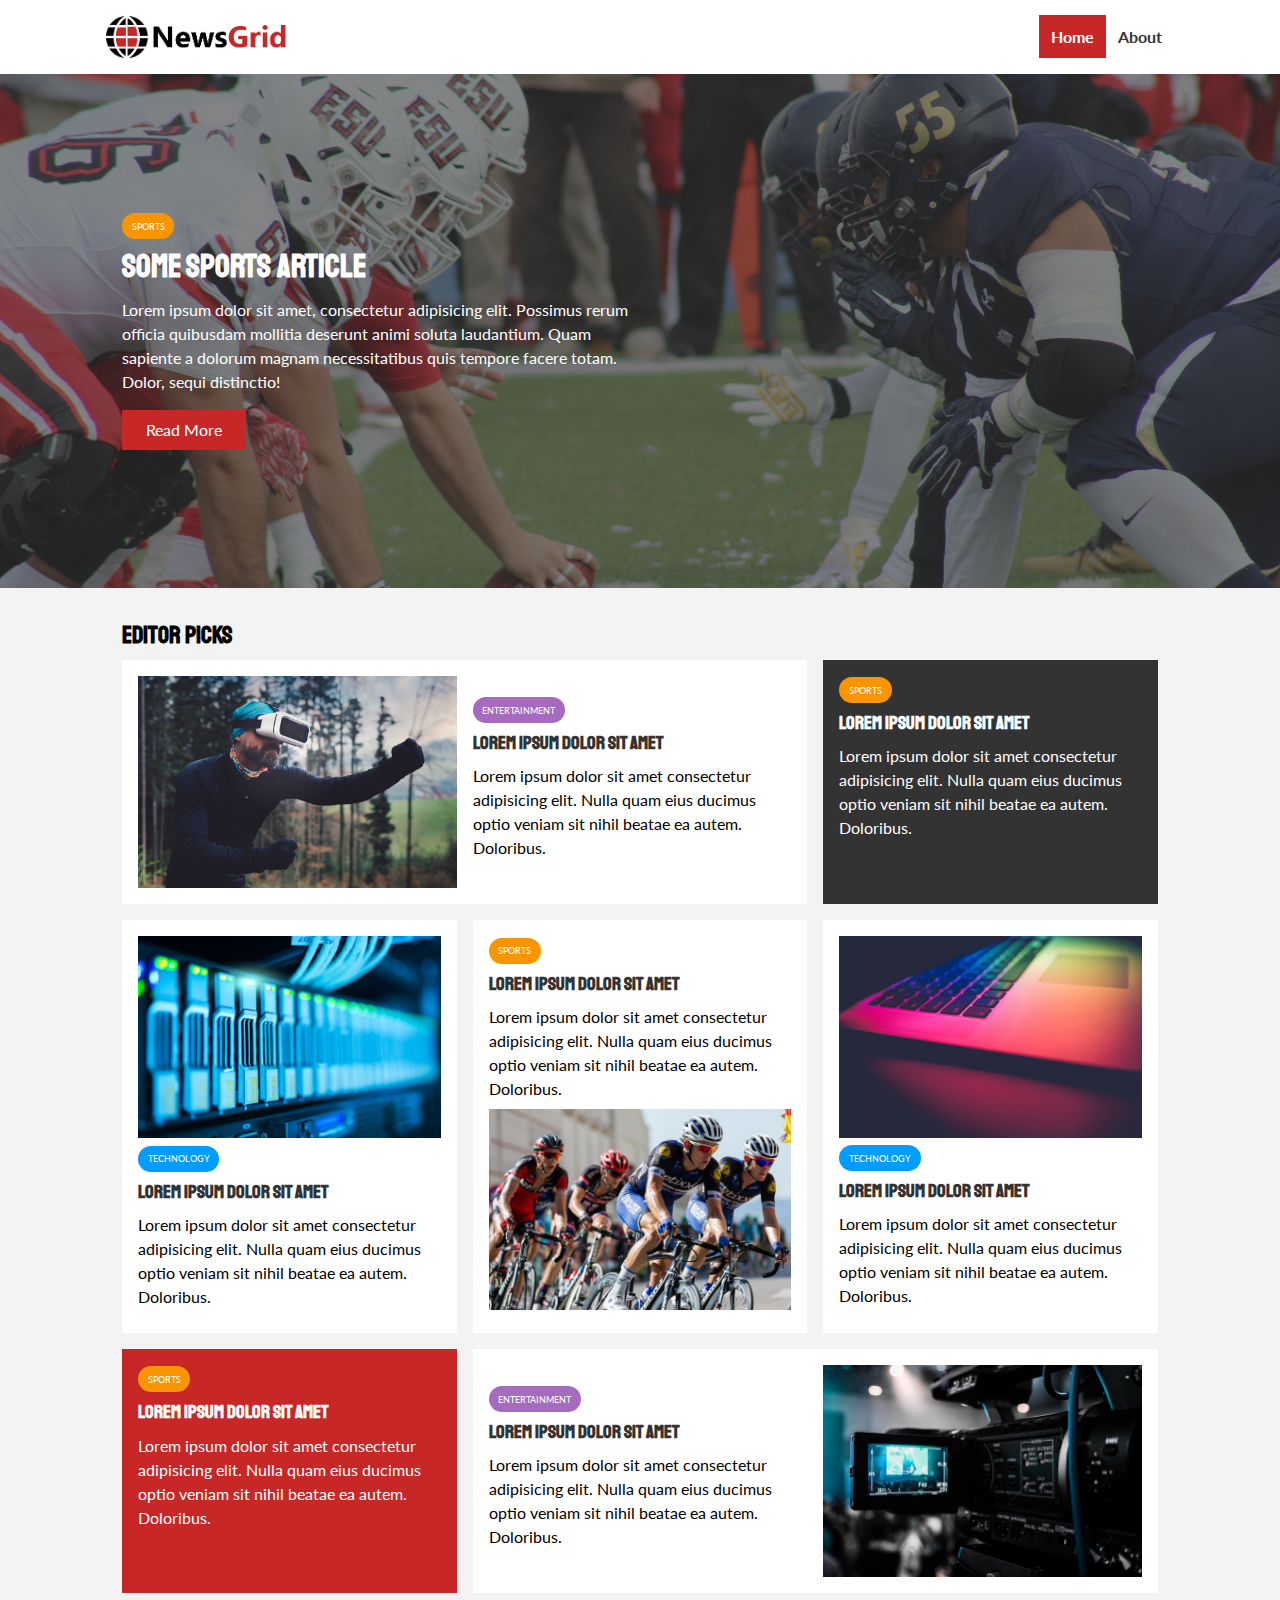
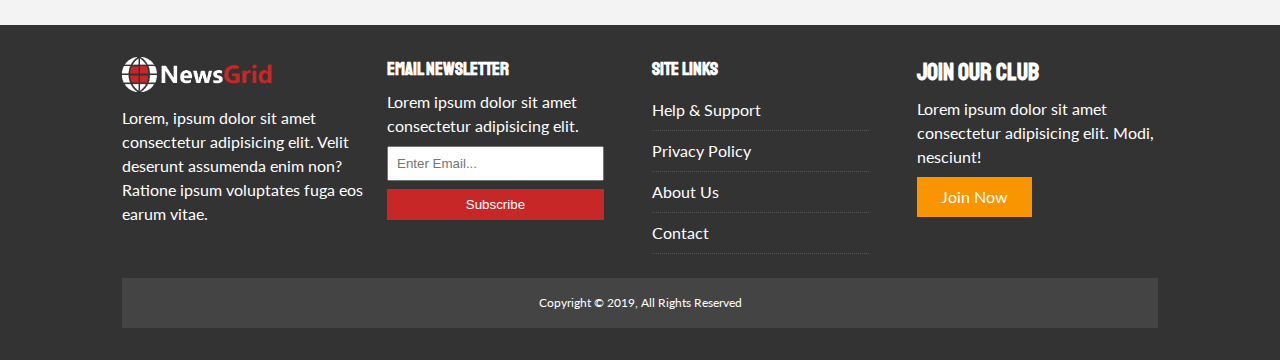
<file: index.html>
<!DOCTYPE html>
<html lang="en">
<head>
  <meta charset="UTF-8">
  <meta name="viewport" content="width=device-width, initial-scale=1.0">
  <meta http-equiv="X-UA-Compatible" content="ie=edge">
  <link rel="stylesheet" href="https://use.fontawesome.com/releases/v5.6.3/css/all.css" integrity="sha384-UHRtZLI+pbxtHCWp1t77Bi1L4ZtiqrqD80Kn4Z8NTSRyMA2Fd33n5dQ8lWUE00s/" crossorigin="anonymous">
  <link href="https://fonts.googleapis.com/css?family=Lato|Staatliches" rel="stylesheet">
  <link rel="stylesheet" href="css/style.css">
  <link rel="stylesheet" media="screen and (max-width: 768px)" href="css/mobile.css">
  <link rel="shortcut icon" type="image/x-icon" href="favicon.ico">
  <title>NewsGrid | Latest News</title>
</head>
<body>
  <nav id="main-nav">
    <div class="container">
      <img src="img/logo.png" alt="NewsGrid" class="logo">
      <div class="social">
        <a href="http://facebook.com" target="_blank"><i class="fab fa-facebook fa-2x"></i></a>
        <a href="http://twitter.com" target="_blank"><i class="fab fa-twitter fa-2x"></i></a>
        <a href="http://instagram.com" target="_blank"><i class="fab fa-instagram fa-2x"></i></a>
        <a href="http://youtube.com" target="_blank"><i class="fab fa-youtube fa-2x"></i></a>
      </div>
      <ul>
        <li><a class="current" href="index.html">Home</a></li>
        <li><a href="about.html">About</a></li>
      </ul>
    </div>
  </nav>

  <!-- Showcase -->
  <header id="showcase">
    <div class="container">
      <div class="showcase-container">
        <div class="showcase-content">
          <div class="category category-sports">Sports</div>
          <h1>Some Sports Article</h1>
          <p>Lorem ipsum dolor sit amet, consectetur adipisicing elit. Possimus rerum officia quibusdam mollitia deserunt animi soluta laudantium. Quam sapiente a dolorum magnam necessitatibus quis tempore facere totam. Dolor, sequi distinctio!</p>
          <a href="article.html" class="btn btn-primary">Read More</a>
        </div>
      </div>
    </div>
  </header>

  <!-- Home Articles -->
  <section id="home-articles" class="py-2">
    <div class="container">
        <h2>Editor Picks</h2>
        <div class="articles-container">
          <article class="card">
            <img src="img/articles/ent1.jpg" alt="">
            <div>
              <div class="category category-ent">Entertainment</div>
              <h3>
                <a href="article.html">Lorem ipsum dolor sit amet</a>
              </h3>
              <p>Lorem ipsum dolor sit amet consectetur adipisicing elit. Nulla quam eius ducimus optio veniam sit nihil beatae ea autem. Doloribus.</p>
            </div>
          </article>
          <article class="card bg-dark">
            <div class="category category-sports">Sports</div>
            <h3>
              <a href="article.html">Lorem ipsum dolor sit amet</a>
            </h3>
            <p>Lorem ipsum dolor sit amet consectetur adipisicing elit. Nulla quam eius ducimus optio veniam sit nihil beatae ea autem. Doloribus.</p>
          </article>
          <article class="card">
            <img src="img/articles/tech1.jpg" alt="">
            <div class="category category-tech">Technology</div>
            <h3>
              <a href="article.html">Lorem ipsum dolor sit amet</a>
            </h3>
            <p>Lorem ipsum dolor sit amet consectetur adipisicing elit. Nulla quam eius ducimus optio veniam sit nihil beatae ea autem. Doloribus.</p>
          </article>
          <article class="card">
            <div class="category category-sports">Sports</div>
            <h3>
              <a href="article.html">Lorem ipsum dolor sit amet</a>
            </h3>
            <p>Lorem ipsum dolor sit amet consectetur adipisicing elit. Nulla quam eius ducimus optio veniam sit nihil beatae ea autem. Doloribus.</p>
            <img src="img/articles/sports1.jpg" alt="">
          </article>
          <article class="card">
            <img src="img/articles/tech2.jpg" alt="">
            <div class="category category-tech">Technology</div>
            <h3>
              <a href="article.html">Lorem ipsum dolor sit amet</a>
            </h3>
            <p>Lorem ipsum dolor sit amet consectetur adipisicing elit. Nulla quam eius ducimus optio veniam sit nihil beatae ea autem. Doloribus.</p>
          </article>
          <article class="card bg-primary">
            <div class="category category-sports">Sports</div>
            <h3>
              <a href="article.html">Lorem ipsum dolor sit amet</a>
            </h3>
            <p>Lorem ipsum dolor sit amet consectetur adipisicing elit. Nulla quam eius ducimus optio veniam sit nihil beatae ea autem. Doloribus.</p>
          </article>
          <article class="card">
            <div>
              <div class="category category-ent">Entertainment</div>
              <h3>
                <a href="article.html">Lorem ipsum dolor sit amet</a>
              </h3>
              <p>Lorem ipsum dolor sit amet consectetur adipisicing elit. Nulla quam eius ducimus optio veniam sit nihil beatae ea autem. Doloribus.</p>
            </div>
            <img src="img/articles/ent2.jpg" alt="">
          </article>
        </div>
    </div>
  </section>

  <!-- Footer -->
  <footer id="main-footer" class="py-2">
    <div class="container footer-container">
      <div>
        <img src="img/logo_light.png" alt="NewsGrid">
        <p>Lorem, ipsum dolor sit amet consectetur adipisicing elit. Velit deserunt assumenda enim non? Ratione ipsum voluptates fuga eos earum vitae.</p>
      </div>
      <div>
        <h3>Email Newsletter</h3>
        <p>Lorem ipsum dolor sit amet consectetur adipisicing elit.</p>
        <form name="contact" method="post" data-netlify="true">

          <input type="email" name="email" placeholder="Enter Email...">
          <input type="submit" value="Subscribe" class="btn btn-primary">
        </form>
      </div>
      <div>
        <h3>Site Links</h3>
        <ul class="list">
          <li><a href="#">Help & Support</a></li>
          <li><a href="#">Privacy Policy</a></li>
          <li><a href="#">About Us</a></li>
          <li><a href="#">Contact</a></li>
        </ul>
      </div>
      <div>
        <h2>Join Our Club</h2>
        <p>Lorem ipsum dolor sit amet consectetur adipisicing elit. Modi, nesciunt!</p>
        <a href="#" class="btn btn-secondary">Join Now</a>
      </div>
      <div>
        <p>
          Copyright &copy; 2019, All Rights Reserved
        </p>
      </div>
    </div>
  </footer>

</body>
</html>
</file>
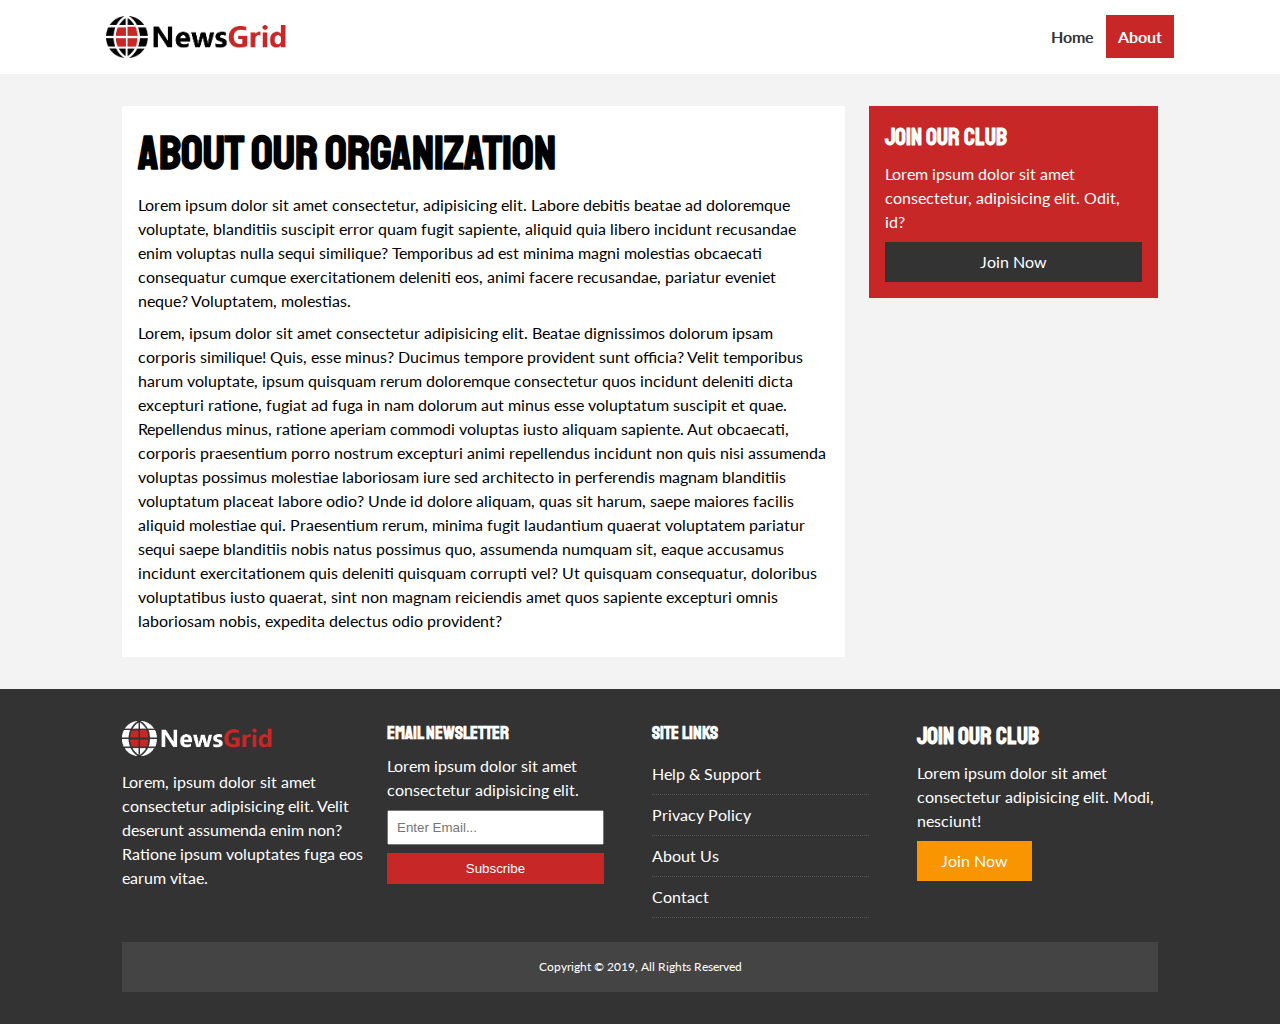
<file: about.html>
<!DOCTYPE html>
<html lang="en">
<head>
  <meta charset="UTF-8">
  <meta name="viewport" content="width=device-width, initial-scale=1.0">
  <meta http-equiv="X-UA-Compatible" content="ie=edge">
  <link rel="stylesheet" href="https://use.fontawesome.com/releases/v5.6.3/css/all.css" integrity="sha384-UHRtZLI+pbxtHCWp1t77Bi1L4ZtiqrqD80Kn4Z8NTSRyMA2Fd33n5dQ8lWUE00s/" crossorigin="anonymous">
  <link href="https://fonts.googleapis.com/css?family=Lato|Staatliches" rel="stylesheet">
  <link rel="stylesheet" href="css/style.css">
  <link rel="stylesheet" media="screen and (max-width: 768px)" href="css/mobile.css">
  <link rel="shortcut icon" type="image/x-icon" href="favicon.ico">
  <title>NewsGrid | About</title>
</head>
<body>
  <nav id="main-nav">
    <div class="container">
      <img src="img/logo.png" alt="NewsGrid" class="logo">
      <div class="social">
        <a href="http://facebook.com" target="_blank"><i class="fab fa-facebook fa-2x"></i></a>
        <a href="http://twitter.com" target="_blank"><i class="fab fa-twitter fa-2x"></i></a>
        <a href="http://instagram.com" target="_blank"><i class="fab fa-instagram fa-2x"></i></a>
        <a href="http://youtube.com" target="_blank"><i class="fab fa-youtube fa-2x"></i></a>
      </div>
      <ul>
        <li><a href="index.html">Home</a></li>
        <li><a class="current" href="about.html">About</a></li>
      </ul>
    </div>
  </nav>

  <section id="about">
    <div class="container">
      <div class="page-container">
        <article class="card">
          <h1 class="l-heading">About Our Organization</h1>
          <p>Lorem ipsum dolor sit amet consectetur, adipisicing elit. Labore debitis beatae ad doloremque voluptate, blanditiis suscipit error quam fugit sapiente, aliquid quia libero incidunt recusandae enim voluptas nulla sequi similique? Temporibus ad est minima magni molestias obcaecati consequatur cumque exercitationem deleniti eos, animi facere recusandae, pariatur eveniet neque? Voluptatem, molestias.</p>
          <p>Lorem, ipsum dolor sit amet consectetur adipisicing elit. Beatae dignissimos dolorum ipsam corporis similique! Quis, esse minus? Ducimus tempore provident sunt officia? Velit temporibus harum voluptate, ipsum quisquam rerum doloremque consectetur quos incidunt deleniti dicta excepturi ratione, fugiat ad fuga in nam dolorum aut minus esse voluptatum suscipit et quae. Repellendus minus, ratione aperiam commodi voluptas iusto aliquam sapiente. Aut obcaecati, corporis praesentium porro nostrum excepturi animi repellendus incidunt non quis nisi assumenda voluptas possimus molestiae laboriosam iure sed architecto in perferendis magnam blanditiis voluptatum placeat labore odio? Unde id dolore aliquam, quas sit harum, saepe maiores facilis aliquid molestiae qui. Praesentium rerum, minima fugit laudantium quaerat voluptatem pariatur sequi saepe blanditiis nobis natus possimus quo, assumenda numquam sit, eaque accusamus incidunt exercitationem quis deleniti quisquam corrupti vel? Ut quisquam consequatur, doloribus voluptatibus iusto quaerat, sint non magnam reiciendis amet quos sapiente excepturi omnis laboriosam nobis, expedita delectus odio provident?</p>
        </article>
        <aside class="card bg-primary">
          <h2>Join Our Club</h2>
          <p>Lorem ipsum dolor sit amet consectetur, adipisicing elit. Odit, id?</p>
          <a href="#" class="btn btn-dark btn-block">Join Now</a>
        </aside>
      </div>
    </div>
  </section>

  <!-- Footer -->
  <footer id="main-footer" class="py-2">
    <div class="container footer-container">
      <div>
        <img src="img/logo_light.png" alt="NewsGrid">
        <p>Lorem, ipsum dolor sit amet consectetur adipisicing elit. Velit deserunt assumenda enim non? Ratione ipsum voluptates fuga eos earum vitae.</p>
      </div>
      <div>
        <h3>Email Newsletter</h3>
        <p>Lorem ipsum dolor sit amet consectetur adipisicing elit.</p>
        <form name="contact" method="post" data-netlify="true">

          <input type="email" name="email" placeholder="Enter Email...">
          <input type="submit" value="Subscribe" class="btn btn-primary">
        </form>
      </div>
      <div>
        <h3>Site Links</h3>
        <ul class="list">
          <li><a href="#">Help & Support</a></li>
          <li><a href="#">Privacy Policy</a></li>
          <li><a href="#">About Us</a></li>
          <li><a href="#">Contact</a></li>
        </ul>
      </div>
      <div>
        <h2>Join Our Club</h2>
        <p>Lorem ipsum dolor sit amet consectetur adipisicing elit. Modi, nesciunt!</p>
        <a href="#" class="btn btn-secondary">Join Now</a>
      </div>
      <div>
        <p>
          Copyright &copy; 2019, All Rights Reserved
        </p>
      </div>
    </div>
  </footer>

</body>
</html>
</file>
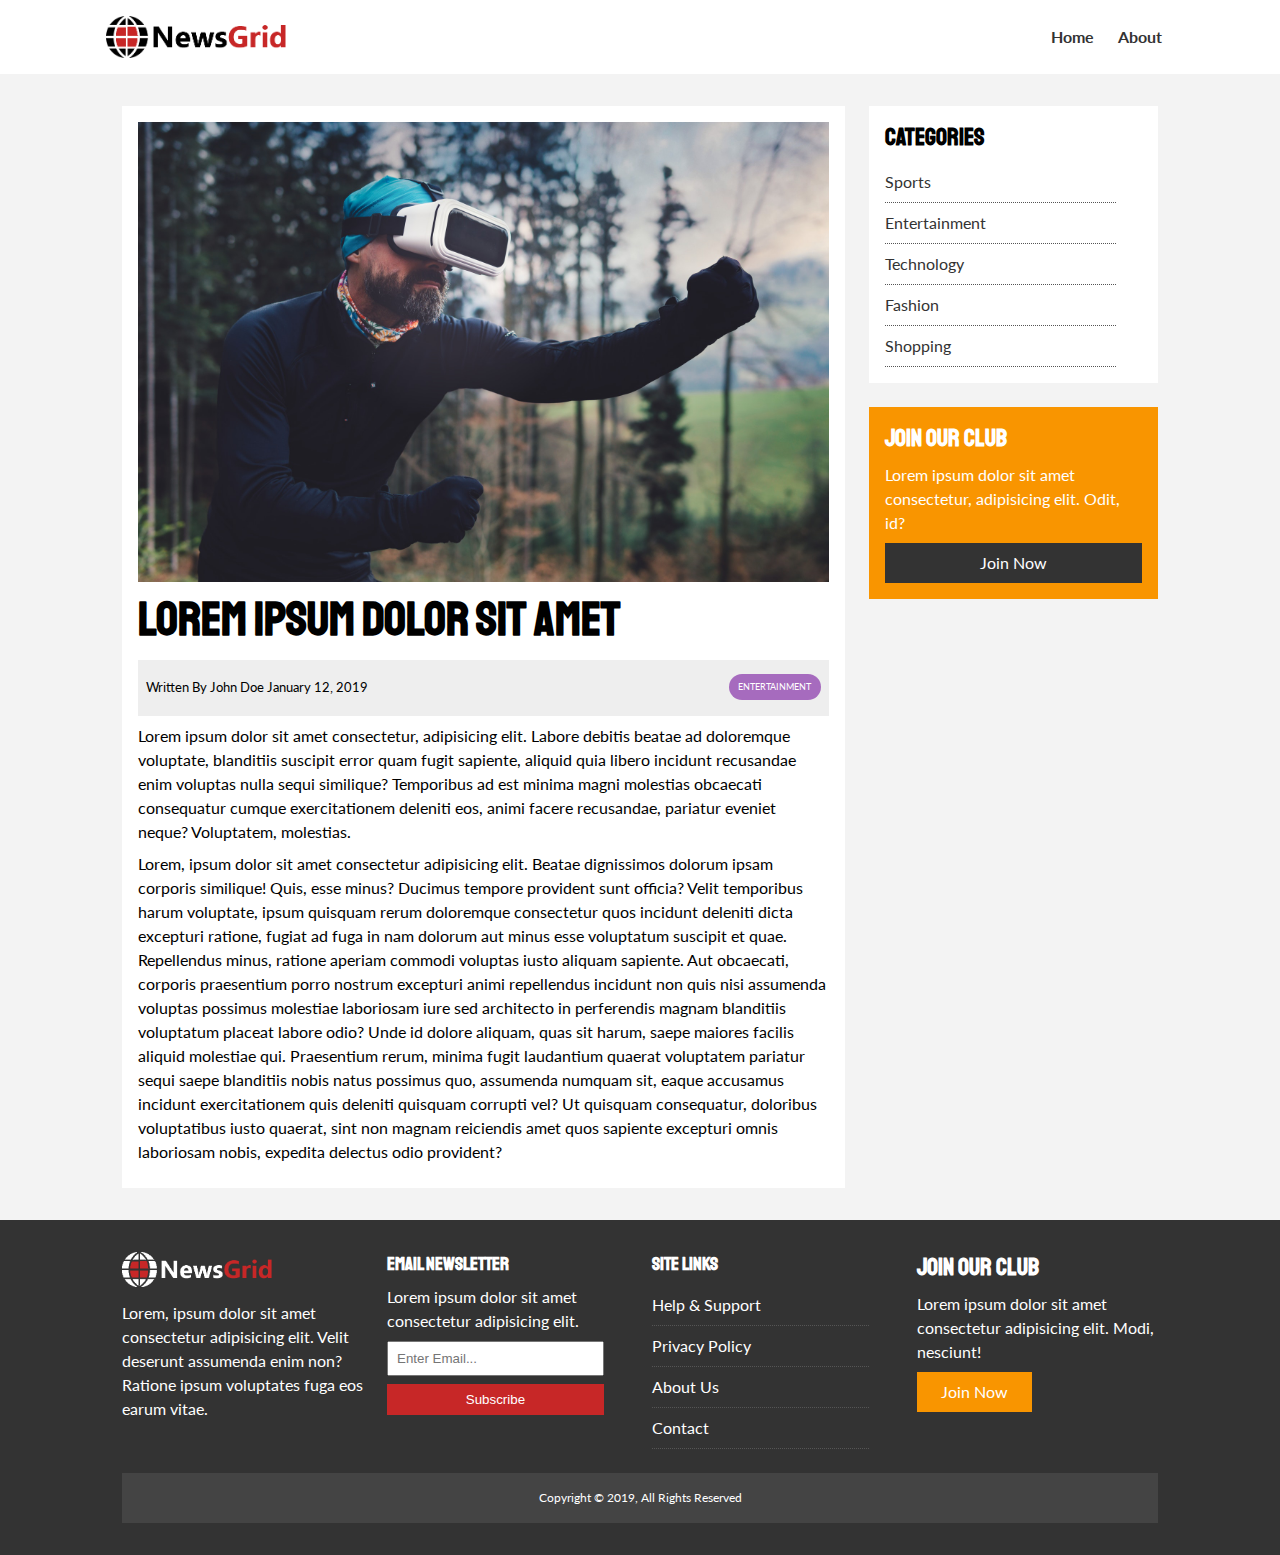
<file: article.html>
<!DOCTYPE html>
<html lang="en">
<head>
  <meta charset="UTF-8">
  <meta name="viewport" content="width=device-width, initial-scale=1.0">
  <meta http-equiv="X-UA-Compatible" content="ie=edge">
  <link rel="stylesheet" href="https://use.fontawesome.com/releases/v5.6.3/css/all.css" integrity="sha384-UHRtZLI+pbxtHCWp1t77Bi1L4ZtiqrqD80Kn4Z8NTSRyMA2Fd33n5dQ8lWUE00s/" crossorigin="anonymous">
  <link href="https://fonts.googleapis.com/css?family=Lato|Staatliches" rel="stylesheet">
  <link rel="stylesheet" href="css/style.css">
  <link rel="stylesheet" media="screen and (max-width: 768px)" href="css/mobile.css">
  <link rel="shortcut icon" type="image/x-icon" href="favicon.ico">
  <title>NewsGrid | Latest News</title>
</head>
<body>
  <nav id="main-nav">
    <div class="container">
      <img src="img/logo.png" alt="NewsGrid" class="logo">
      <div class="social">
        <a href="http://facebook.com" target="_blank"><i class="fab fa-facebook fa-2x"></i></a>
        <a href="http://twitter.com" target="_blank"><i class="fab fa-twitter fa-2x"></i></a>
        <a href="http://instagram.com" target="_blank"><i class="fab fa-instagram fa-2x"></i></a>
        <a href="http://youtube.com" target="_blank"><i class="fab fa-youtube fa-2x"></i></a>
      </div>
      <ul>
        <li><a href="index.html">Home</a></li>
        <li><a href="about.html">About</a></li>
      </ul>
    </div>
  </nav>

  <section id="article">
    <div class="container">
      <div class="page-container">
        <article class="card">
          <img src="img/articles/ent1.jpg" alt="">
          <h1 class="l-heading">Lorem ipsum dolor sit amet</h1>
          <div class="meta">
            <small>
              <i class="fas fa-user"></i> Written By John Doe January 12, 2019
            </small>
            <div class="category category-ent">Entertainment</div>
          </div>
          <p>Lorem ipsum dolor sit amet consectetur, adipisicing elit. Labore debitis beatae ad doloremque voluptate, blanditiis suscipit error quam fugit sapiente, aliquid quia libero incidunt recusandae enim voluptas nulla sequi similique? Temporibus ad est minima magni molestias obcaecati consequatur cumque exercitationem deleniti eos, animi facere recusandae, pariatur eveniet neque? Voluptatem, molestias.</p>
          <p>Lorem, ipsum dolor sit amet consectetur adipisicing elit. Beatae dignissimos dolorum ipsam corporis similique! Quis, esse minus? Ducimus tempore provident sunt officia? Velit temporibus harum voluptate, ipsum quisquam rerum doloremque consectetur quos incidunt deleniti dicta excepturi ratione, fugiat ad fuga in nam dolorum aut minus esse voluptatum suscipit et quae. Repellendus minus, ratione aperiam commodi voluptas iusto aliquam sapiente. Aut obcaecati, corporis praesentium porro nostrum excepturi animi repellendus incidunt non quis nisi assumenda voluptas possimus molestiae laboriosam iure sed architecto in perferendis magnam blanditiis voluptatum placeat labore odio? Unde id dolore aliquam, quas sit harum, saepe maiores facilis aliquid molestiae qui. Praesentium rerum, minima fugit laudantium quaerat voluptatem pariatur sequi saepe blanditiis nobis natus possimus quo, assumenda numquam sit, eaque accusamus incidunt exercitationem quis deleniti quisquam corrupti vel? Ut quisquam consequatur, doloribus voluptatibus iusto quaerat, sint non magnam reiciendis amet quos sapiente excepturi omnis laboriosam nobis, expedita delectus odio provident?</p>
        </article>

        <aside id="categories" class="card">
          <h2>Categories</h2>
          <ul class="list">
            <li><a href="#"><i class="fas fa-chevron-right"></i> Sports</a></li>
            <li><a href="#"><i class="fas fa-chevron-right"></i> Entertainment</a></li>
            <li><a href="#"><i class="fas fa-chevron-right"></i> Technology</a></li>
            <li><a href="#"><i class="fas fa-chevron-right"></i> Fashion</a></li>
            <li><a href="#"><i class="fas fa-chevron-right"></i> Shopping</a></li>
          </ul>
        </aside>

        <aside class="card bg-secondary">
          <h2>Join Our Club</h2>
          <p>Lorem ipsum dolor sit amet consectetur, adipisicing elit. Odit, id?</p>
          <a href="#" class="btn btn-dark btn-block">Join Now</a>
        </aside>
      </div>
    </div>
  </section>

  <!-- Footer -->
  <footer id="main-footer" class="py-2">
    <div class="container footer-container">
      <div>
        <img src="img/logo_light.png" alt="NewsGrid">
        <p>Lorem, ipsum dolor sit amet consectetur adipisicing elit. Velit deserunt assumenda enim non? Ratione ipsum voluptates fuga eos earum vitae.</p>
      </div>
      <div>
        <h3>Email Newsletter</h3>
        <p>Lorem ipsum dolor sit amet consectetur adipisicing elit.</p>
        <form name="contact" method="post" data-netlify="true">

          <input type="email" name="email" placeholder="Enter Email...">
          <input type="submit" value="Subscribe" class="btn btn-primary">
        </form>
      </div>
      <div>
        <h3>Site Links</h3>
        <ul class="list">
          <li><a href="#">Help & Support</a></li>
          <li><a href="#">Privacy Policy</a></li>
          <li><a href="#">About Us</a></li>
          <li><a href="#">Contact</a></li>
        </ul>
      </div>
      <div>
        <h2>Join Our Club</h2>
        <p>Lorem ipsum dolor sit amet consectetur adipisicing elit. Modi, nesciunt!</p>
        <a href="#" class="btn btn-secondary">Join Now</a>
      </div>
      <div>
        <p>
          Copyright &copy; 2019, All Rights Reserved
        </p>
      </div>
    </div>
  </footer>

</body>
</html>
</file>
<file: css/style.css>
:root {
  --primary-color: #c72727;
  --secondary-color: #f99500;
  --light-color: #f3f3f3;
  --dark-color: #333;
  --max-width: 1100px;
}

.category {
  --sports-color: #f99500;
  --ent-color: #a66bbe;
  --tech-color: #009cff;
}

* {
  margin: 0;
  padding: 0;
  box-sizing: border-box;
}

body {
  font-family: 'Lato', sans-serif;
  line-height: 1.5;
  background: var(--light-color);
}

a {
  color: #333;
  text-decoration: none;
}

ul {
  list-style: none;
}

p {
  margin: .5rem 0;
}

img {
  width: 100%;
}

h1, h2, h3, h4, h5, h6 {
  font-family: 'Staatliches', cursive;
  margin-bottom: .55rem;
  line-height: 1.3;
}

/* Utility */
.container {
  max-width: var(--max-width);
  margin: auto;
  padding: 0 2rem;
  overflow: hidden;
}

.category {
  display: inline-block;
  color: #fff;
  font-size: 0.55rem;
  text-transform: uppercase;
  padding: 0.4rem 0.6rem;
  border-radius: 15px;
  margin-bottom: 0.5rem;
}

.category-sports { background: var(--sports-color) }
.category-ent { background: var(--ent-color) }
.category-tech { background: var(--tech-color) }

.btn {
  display: inline-block;
  border: none;
  background: var(--dark-color);
  color: #fff;
  padding: 0.5rem 1.5rem;
}

.btn-light { background: var(--light-color) }
.btn-primary { background: var(--primary-color) }
.btn-secondary { background: var(--secondary-color) }

.btn-block {
  display: block;
  width: 100%;
  text-align: center;
}

.btn:hover {
  opacity: 0.9;
}

.card {
  background: #fff;
  padding: 1rem;
}

.bg-dark {
  background: var(--dark-color);
  color: #fff;
}

.bg-primary {
  background: var(--primary-color);
  color: #fff;
}

.bg-secondary {
  background: var(--secondary-color);
  color: #fff;
}

.bg-dark h1,
.bg-dark h2,
.bg-dark h3,
.bg-dark a,
.bg-primary h1,
.bg-primary h2,
.bg-primary h3,
.bg-primary a,
.bg-secondary h1,
.bg-secondary h2,
.bg-secondary h3,
.bg-secondary a {
  color: #fff;
}

.py-1 { padding: 1.5rem 0 }
.py-2 { padding: 2rem 0 }
.py-3 { padding: 3rem 0 }
.p-1 { padding: 1.5rem }
.p-2 { padding: 2rem }
.p-3 { padding: 3rem }

.l-heading {
  font-size: 3rem;
}

.list li {
  padding: .5rem 0;
  border-bottom: #555 dotted 1px;
  width: 90%;
}

.list li a:hover {
  color: var(--primary-color) !important;
}

/* Inner page grid container */
.page-container {
  display: grid;
  grid-template-columns: 5fr 2fr;
  margin: 2rem 0;
  grid-gap: 1.5rem;
}

.page-container > *:first-child {
  grid-row: 1 / span 3;
}

/* Navigation */
#main-nav {
  background: #fff;
  position: sticky;
  top: 0;
  z-index: 2;
}

#main-nav .container {
  display: grid;
  grid-template-columns: 6fr 3fr 2fr;
  padding: 1rem;
  align-items: center;
}

#main-nav .logo {
  width: 180px;
}

#main-nav ul {
  justify-self: end;
  display: flex;
}

#main-nav ul li a {
  padding: 0.75rem;
  font-weight: bold;
}

#main-nav ul li a.current {
  background: var(--primary-color);
  color: #fff;
}

#main-nav ul li a:hover {
  background: var(--light-color);
  color: var(--dark-color);
}

#main-nav .social {
  justify-self: center;
}

#main-nav .social i {
  color: #777;
  margin-right: .5rem;
}

/* Showcase */
#showcase {
  color: #fff;
  background: #333;
  padding: 2rem;
  position: relative;
}

#showcase:before {
  content: '';
  background: url('../img/featured.jpg') no-repeat center center/cover;
  position: absolute;
  top: 0;
  left: 0;
  width: 100%;
  height: 100%;
  opacity: 0.4;
}

#showcase .showcase-container {
  display: grid;
  grid-template-columns: repeat(2, 1fr);
  justify-content: center;
  align-items: center;
  height: 50vh;
}

#showcase .showcase-content {
  z-index: 1;
}

#showcase .showcase-content p {
  margin-bottom: 1rem;
}

/* Home Articles */
#home-articles .articles-container {
  display: grid;
  grid-template-columns: repeat(3, 1fr);
  grid-gap: 1rem;
}

#home-articles .articles-container > *:first-child,
#home-articles .articles-container > *:last-child {
  display: grid;
  grid-template-columns: repeat(2, 1fr);
  grid-gap: 1rem;
  align-items: center;
  grid-column: 1 / span 2;
}

#home-articles .articles-container > *:last-child {
  grid-column: 2 / span 2;
}

#article .meta {
  display: flex;
  justify-content: space-between;
  align-items: center;
  background: #eee;
  padding: 0.5rem;
}

#article .meta .category {
  margin-top: 0.4rem;
}

/* Footer */
#main-footer {
  background: var(--dark-color);
  color: #fff;
}

#main-footer img {
  width: 150px;
}

#main-footer a {
  color: #fff;
}

#main-footer .footer-container {
  display: grid;
  grid-template-columns: repeat(4, 1fr);
  grid-gap: 1.5rem;
}

#main-footer .footer-container > *:last-child {
  background: #444;
  grid-column: 1 / span 4;
  padding: .5rem;
  text-align: center;
  font-size: 0.75rem;
}

#main-footer .footer-container input[type='email'] {
  width: 90%;
  padding: 0.5rem;
  margin-bottom: 0.5rem;
}

#main-footer .footer-container input[type='submit'] {
  width: 90%;
}
</file>
<file: css/mobile.css>
/* Navigation */
#main-nav .social {
  display: none;
}

#main-nav .container {
  grid-template-columns: 1fr;
  grid-gap: 1.2rem;
}

#main-nav ul,
#main-nav .logo {
  justify-self: center;
}

#main-nav ul li a {
  padding: 0.50rem;
}

#home-articles .articles-container {
  grid-template-columns: repeat(2, 1fr);
}

#home-articles .articles-container > *:first-child,
#home-articles .articles-container > *:last-child {
  grid-template-columns: 1fr;
  grid-column: 1;
}

@media(max-width: 600px) {
  /* Stack Grid Items */
  #showcase .showcase-container,
  #home-articles .articles-container,
  #main-footer .footer-container {
    grid-template-columns: 1fr;
  }

  #main-footer .footer-container > *:last-child {
    grid-column: 1;
  }

  #main-footer .footer-container > *:first-child,
  #main-footer .footer-container > *:nth-child(2){
    border-bottom: #444 dotted 1px;
    padding-bottom: 1rem;
  }

  .page-container {
    grid-template-columns: 1fr;
    text-align: center;
  }

  .page-container > *:first-child {
    grid-row: 1;
  }

  .l-heading {
    font-size: 2rem;
  }
}
</file>
